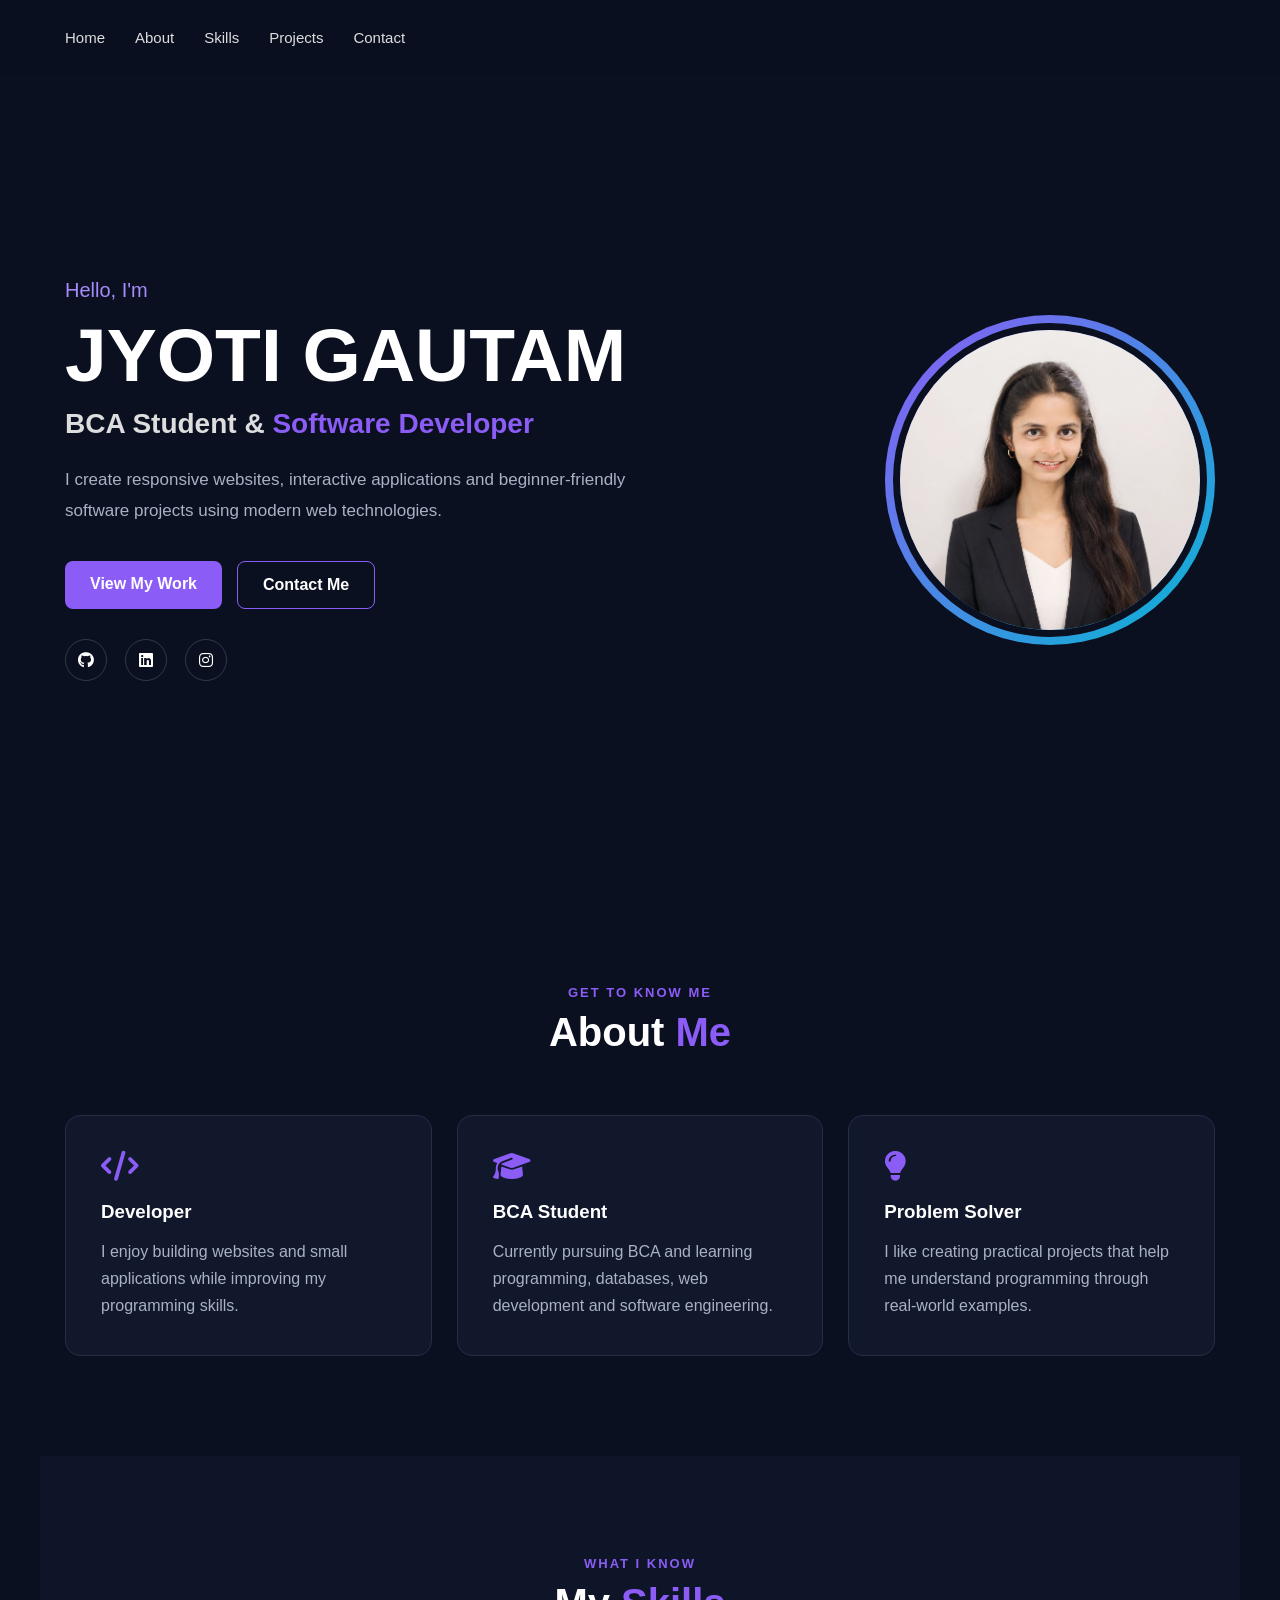
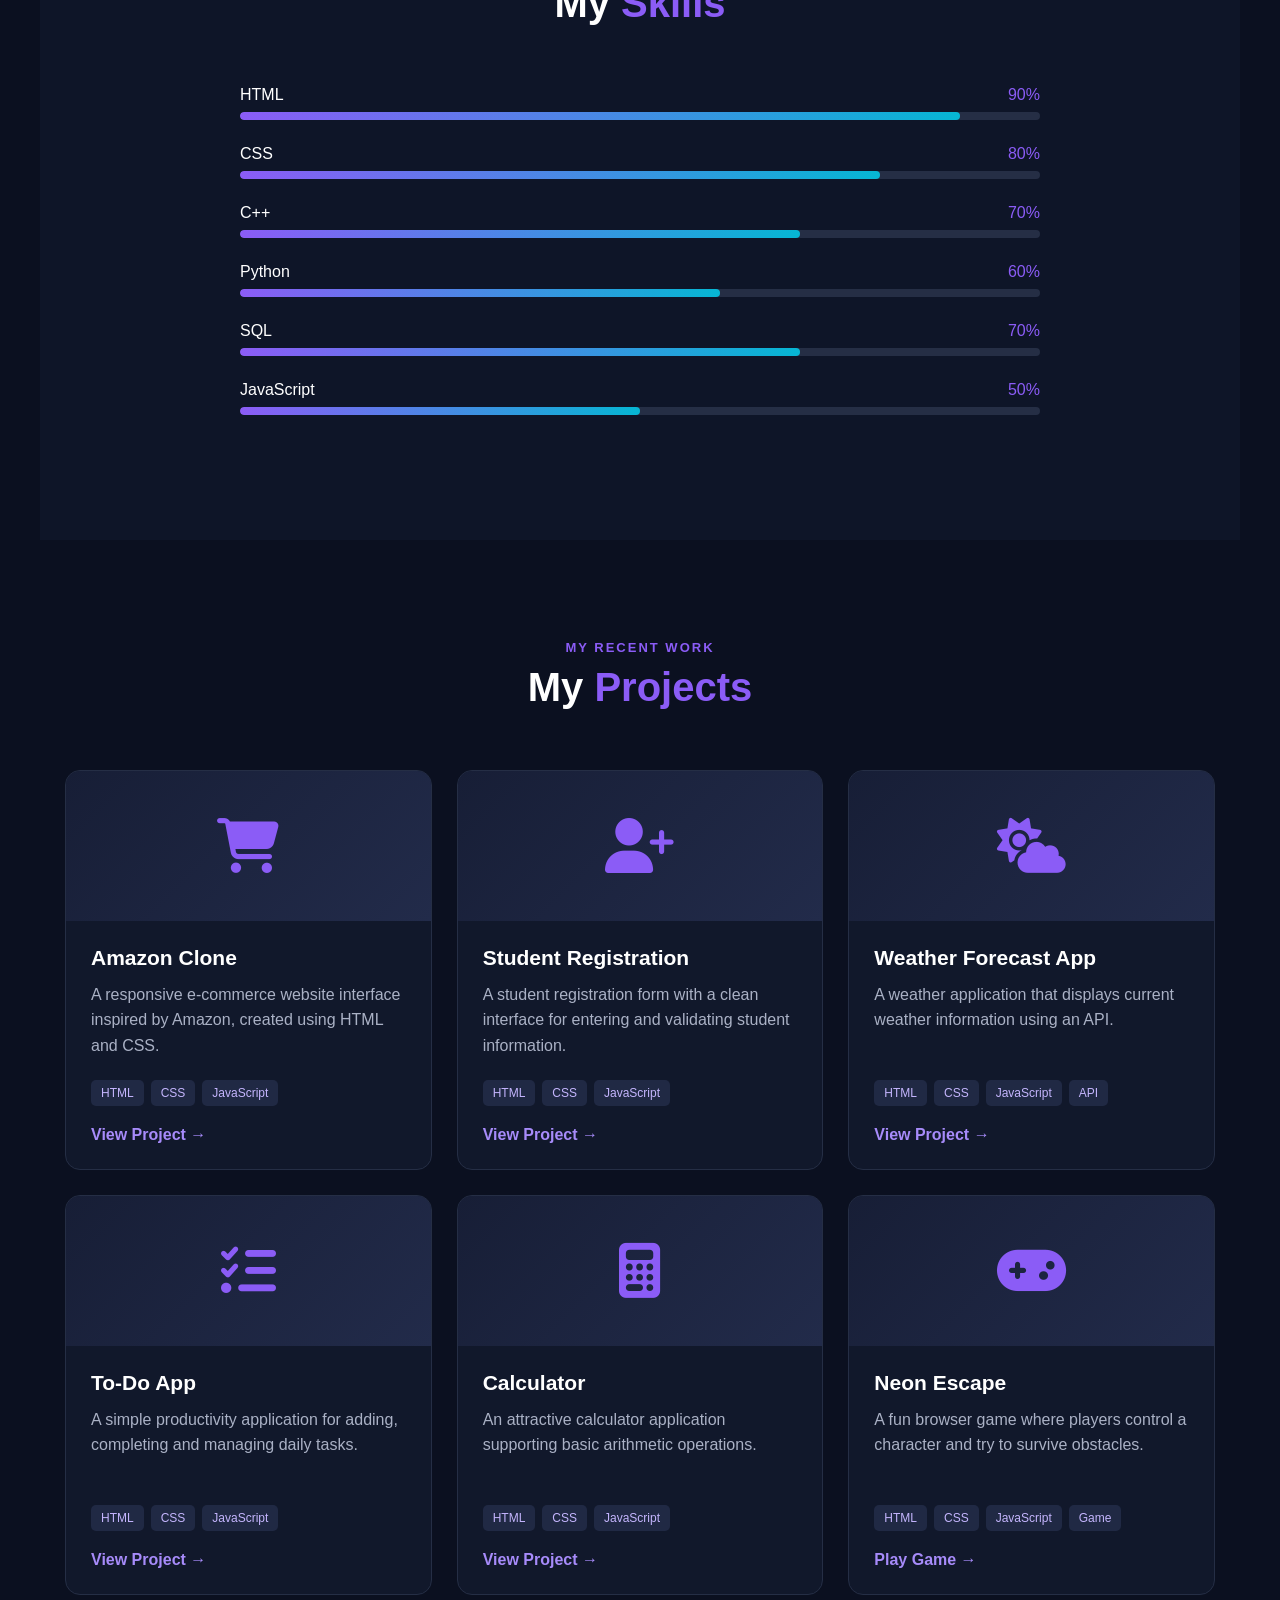
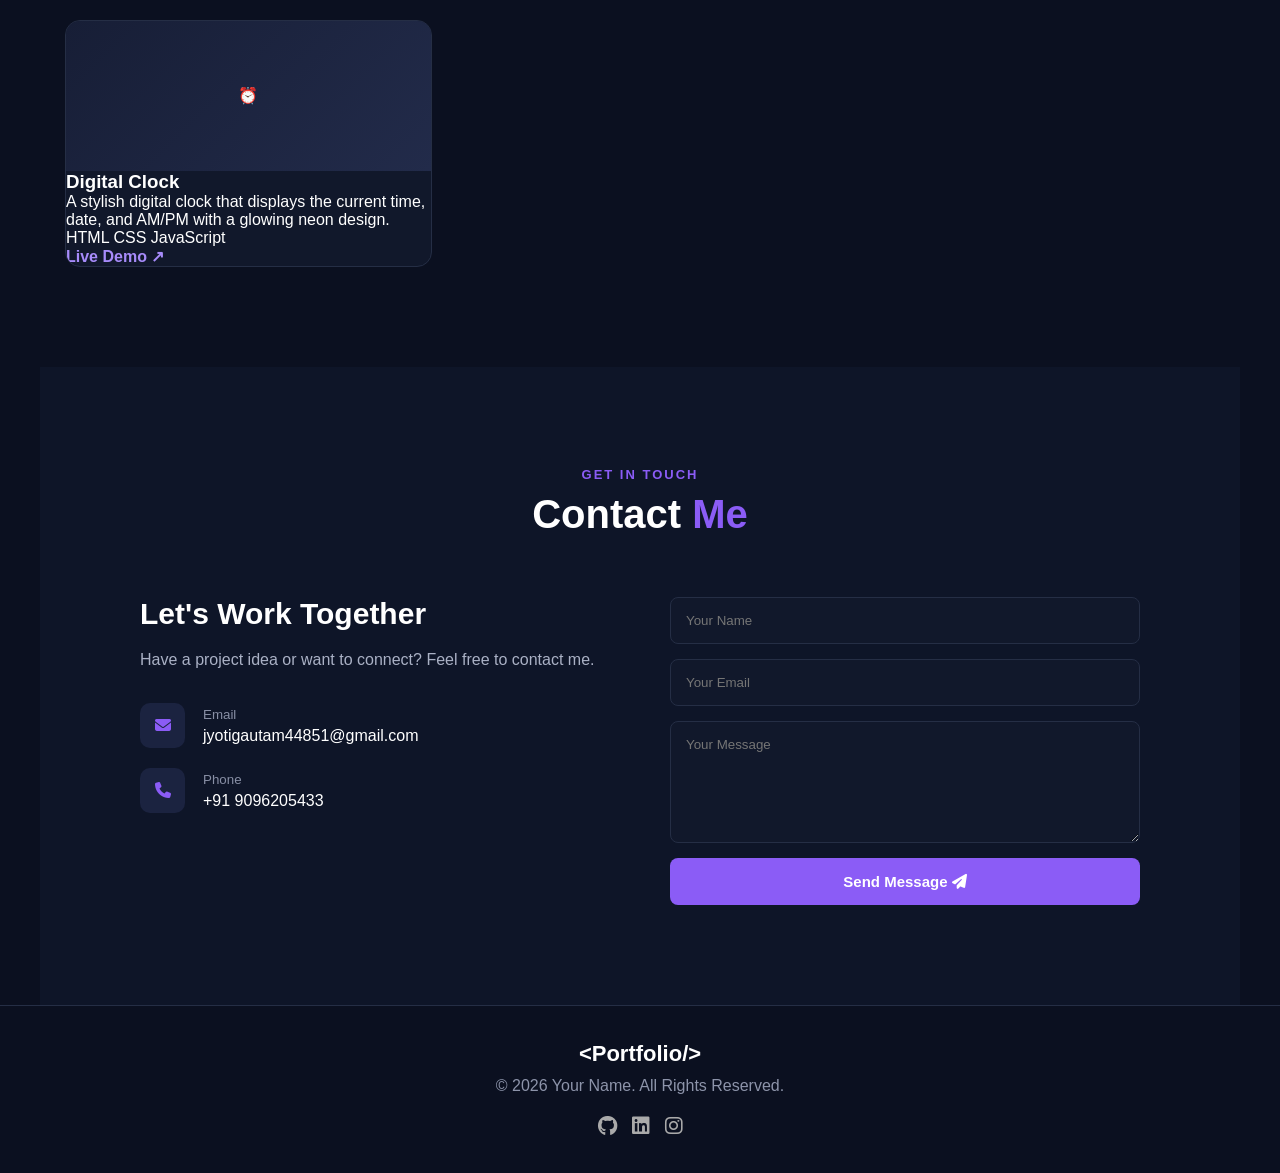
<file: index.html>
<!DOCTYPE html>
<html lang="en">
<head>
    <meta charset="UTF-8">
    <meta name="viewport" content="width=device-width, initial-scale=1.0">

    <title>JYOTI GAUTAM| Portfolio</title>

    <link rel="stylesheet" href="index.css">

    <!-- Icons -->
    <link rel="stylesheet"
          href="https://cdnjs.cloudflare.com/ajax/libs/font-awesome/6.5.2/css/all.min.css">
</head>

<body>

<!-- ================= NAVBAR ================= -->

<header>
    <nav class="navbar">
          <ul class="nav-links">
            <li><a href="#home">Home</a></li>
            <li><a href="#about">About</a></li>
            <li><a href="#skills">Skills</a></li>
            <li><a href="#projects">Projects</a></li>
            <li><a href="#contact">Contact</a></li>
        </ul>

        <div class="menu">
            <i class="fa-solid fa-bars"></i>
        </div>

    </nav>
</header>


<!-- ================= HOME ================= -->

<section id="home" class="hero">

    <div class="hero-content">

        <p class="hello">Hello, I'm</p>

        <h1>JYOTI GAUTAM</h1>

        <h2>
            BCA Student & <span>Software Developer</span>
        </h2>

        <p class="hero-text">
            I create responsive websites, interactive applications
            and beginner-friendly software projects using modern
            web technologies.
        </p>

        <div class="hero-buttons">
            <a href="#projects" class="btn">View My Work</a>
            <a href="#contact" class="btn outline">Contact Me</a>
        </div>

        <div class="social-icons">
            <a href="#"><i class="fa-brands fa-github"></i></a>
            <a href="#"><i class="fa-brands fa-linkedin"></i></a>
            <a href="#"><i class="fa-brands fa-instagram"></i></a>
        </div>

    </div>


    <div class="hero-image">

        <!-- Apni photo ka path yaha change karo -->
        <img src="profile.jpg" alt="Profile Photo">

    </div>

</section>


<!-- ================= ABOUT ================= -->

<section id="about" class="section">

    <div class="section-title">
        <p>GET TO KNOW ME</p>
        <h2>About <span>Me</span></h2>
    </div>

    <div class="about-container">

        <div class="about-card">
            <i class="fa-solid fa-code"></i>
            <h3>Developer</h3>
            <p>
                I enjoy building websites and small applications
                while improving my programming skills.
            </p>
        </div>

        <div class="about-card">
            <i class="fa-solid fa-graduation-cap"></i>
            <h3>BCA Student</h3>
            <p>
                Currently pursuing BCA and learning programming,
                databases, web development and software engineering.
            </p>
        </div>

        <div class="about-card">
            <i class="fa-solid fa-lightbulb"></i>
            <h3>Problem Solver</h3>
            <p>
                I like creating practical projects that help me
                understand programming through real-world examples.
            </p>
        </div>

    </div>

</section>


<!-- ================= SKILLS ================= -->

<section id="skills" class="section skills-section">

    <div class="section-title">
        <p>WHAT I KNOW</p>
        <h2>My <span>Skills</span></h2>
    </div>

    <div class="skills-container">

        <div class="skill">
            <div class="skill-info">
                <span>HTML</span>
                <span>90%</span>
            </div>
            <div class="progress">
                <div style="width:90%"></div>
            </div>
        </div>

        <div class="skill">
            <div class="skill-info">
                <span>CSS</span>
                <span>80%</span>
            </div>
            <div class="progress">
                <div style="width:80%"></div>
            </div>
        </div>

        <div class="skill">
            <div class="skill-info">
                <span>C++</span>
                <span>70%</span>
            </div>
            <div class="progress">
                <div style="width:70%"></div>
            </div>
        </div>

        <div class="skill">
            <div class="skill-info">
                <span>Python</span>
                <span>60%</span>
            </div>
            <div class="progress">
                <div style="width:60%"></div>
            </div>
        </div>

        <div class="skill">
            <div class="skill-info">
                <span>SQL</span>
                <span>70%</span>
            </div>
            <div class="progress">
                <div style="width:70%"></div>
            </div>
        </div>

        <div class="skill">
            <div class="skill-info">
                <span>JavaScript</span>
                <span>50%</span>
            </div>
            <div class="progress">
                <div style="width:50%"></div>
            </div>
        </div>

    </div>

</section>


<!-- ================= PROJECTS ================= -->

<section id="projects" class="section">

    <div class="section-title">
        <p>MY RECENT WORK</p>
        <h2>My <span>Projects</span></h2>
    </div>


    <div class="projects-container">

        <!-- Project 1 -->

        <div class="project-card">

            <div class="project-icon">
                <i class="fa-solid fa-cart-shopping"></i>
            </div>

            <div class="project-content">

                <h3>Amazon Clone</h3>

                <p>
                    A responsive e-commerce website interface
                    inspired by Amazon, created using HTML and CSS.
                </p>

                <div class="tags">
                    <span>HTML</span>
                    <span>CSS</span>
                    <span>JavaScript</span>
                </div>

                <a href="amazon.html" class="project-btn">
                    View Project →
                </a>

            </div>

        </div>


        <!-- Project 2 -->

        <div class="project-card">

            <div class="project-icon">
                <i class="fa-solid fa-user-plus"></i>
            </div>

            <div class="project-content">

                <h3>Student Registration</h3>

                <p>
                    A student registration form with a clean interface
                    for entering and validating student information.
                </p>

                <div class="tags">
                    <span>HTML</span>
                    <span>CSS</span>
                    <span>JavaScript</span>
                </div>

                <a href="stdnt registration.html" class="project-btn">
                    View Project →
                </a>

            </div>

        </div>


        <!-- Project 3 -->

        <div class="project-card">

            <div class="project-icon">
                <i class="fa-solid fa-cloud-sun"></i>
            </div>

            <div class="project-content">

                <h3>Weather Forecast App</h3>

                <p>
                    A weather application that displays current
                    weather information using an API.
                </p>

                <div class="tags">
                    <span>HTML</span>
                    <span>CSS</span>
                    <span>JavaScript</span>
                    <span>API</span>
                </div>

                <a href="weather.html" class="project-btn">

                    View Project →
                </a>

            </div>

        </div>


        <!-- Project 4 -->

        <div class="project-card">

            <div class="project-icon">
                <i class="fa-solid fa-list-check"></i>
            </div>

            <div class="project-content">

                <h3>To-Do App</h3>

                <p>
                    A simple productivity application for adding,
                    completing and managing daily tasks.
                </p>

                <div class="tags">
                    <span>HTML</span>
                    <span>CSS</span>
                    <span>JavaScript</span>
                </div>

                <a href="TODO.html" class="project-btn">
                    View Project →
                </a>

            </div>

        </div>


        <!-- Project 5 -->

        <div class="project-card">

            <div class="project-icon">
                <i class="fa-solid fa-calculator"></i>
            </div>

            <div class="project-content">

                <h3>Calculator</h3>

                <p>
                    An attractive calculator application supporting
                    basic arithmetic operations.
                </p>

                <div class="tags">
                    <span>HTML</span>
                    <span>CSS</span>
                    <span>JavaScript</span>
                </div>

                <a href="cal.html" class="project-btn">
                    View Project →
                </a>

            </div>

        </div>


        <!-- Project 6 -->
<div class="project-card">

            <div class="project-icon">
                <i class="fa-solid fa-gamepad"></i>
            </div>

            <div class="project-content">

                <h3>Neon Escape</h3>

                <p>
                    A fun browser game where players control a
                    character and try to survive obstacles.
                </p>

                <div class="tags">
                    <span>HTML</span>
                    <span>CSS</span>
                    <span>JavaScript</span>
                    <span>Game</span>
                </div>

                <a href="game.html" class="project-btn">
                    Play Game →
                </a>

            </div>

        </div>


<!-- Digital Clock Project -->
<div class="project-card">
    <div class="project-icon">⏰</div>

    <h3>Digital Clock</h3>

    <p>
        A stylish digital clock that displays the current
        time, date, and AM/PM with a glowing neon design.
    </p>

    <div class="tech-stack">
        <span>HTML</span>
        <span>CSS</span>
        <span>JavaScript</span>
    </div>

    <a href="dig clock.html"
       target="_blank"
       class="project-btn">
        Live Demo ↗
    </a>
</div>


    </div>

</section>


<!-- ================= CONTACT ================= -->

<section id="contact" class="section contact-section">

    <div class="section-title">
        <p>GET IN TOUCH</p>
        <h2>Contact <span>Me</span></h2>
    </div>

    <div class="contact-container">

        <div class="contact-info">

            <h3>Let's Work Together</h3>

            <p>
                Have a project idea or want to connect?
                Feel free to contact me.
            </p>

            <div class="contact-item">
                <i class="fa-solid fa-envelope"></i>
                <div>
                    <small>Email</small>
                    <p>jyotigautam44851@gmail.com
                    </p>
                </div>
            </div>

            <div class="contact-item">
                <i class="fa-solid fa-phone"></i>
                <div>
                    <small>Phone</small>
                    <p>+91 9096205433</p>
                </div>
            </div>

        </div>


        <form class="contact-form">

            <input type="text" placeholder="Your Name" required>

            <input type="email" placeholder="Your Email" required>

            <textarea rows="6"
                      placeholder="Your Message"
                      required></textarea>

            <button type="submit">
                Send Message
                <i class="fa-solid fa-paper-plane"></i>
            </button>

        </form>

    </div>

</section>


<!-- ================= FOOTER ================= -->

<footer>

    <div class="footer-logo">
        &lt;Portfolio/&gt;
    </div>

    <p>
        © 2026 Your Name. All Rights Reserved.
    </p>

    <div class="footer-social">

        <a href="#">
            <i class="fa-brands fa-github"></i>
        </a>

        <a href="#">
            <i class="fa-brands fa-linkedin"></i>
        </a>

        <a href="#">
            <i class="fa-brands fa-instagram"></i>
        </a>

    </div>

</footer>


<script src="index.js"></script>

</body>
</html>
</file>
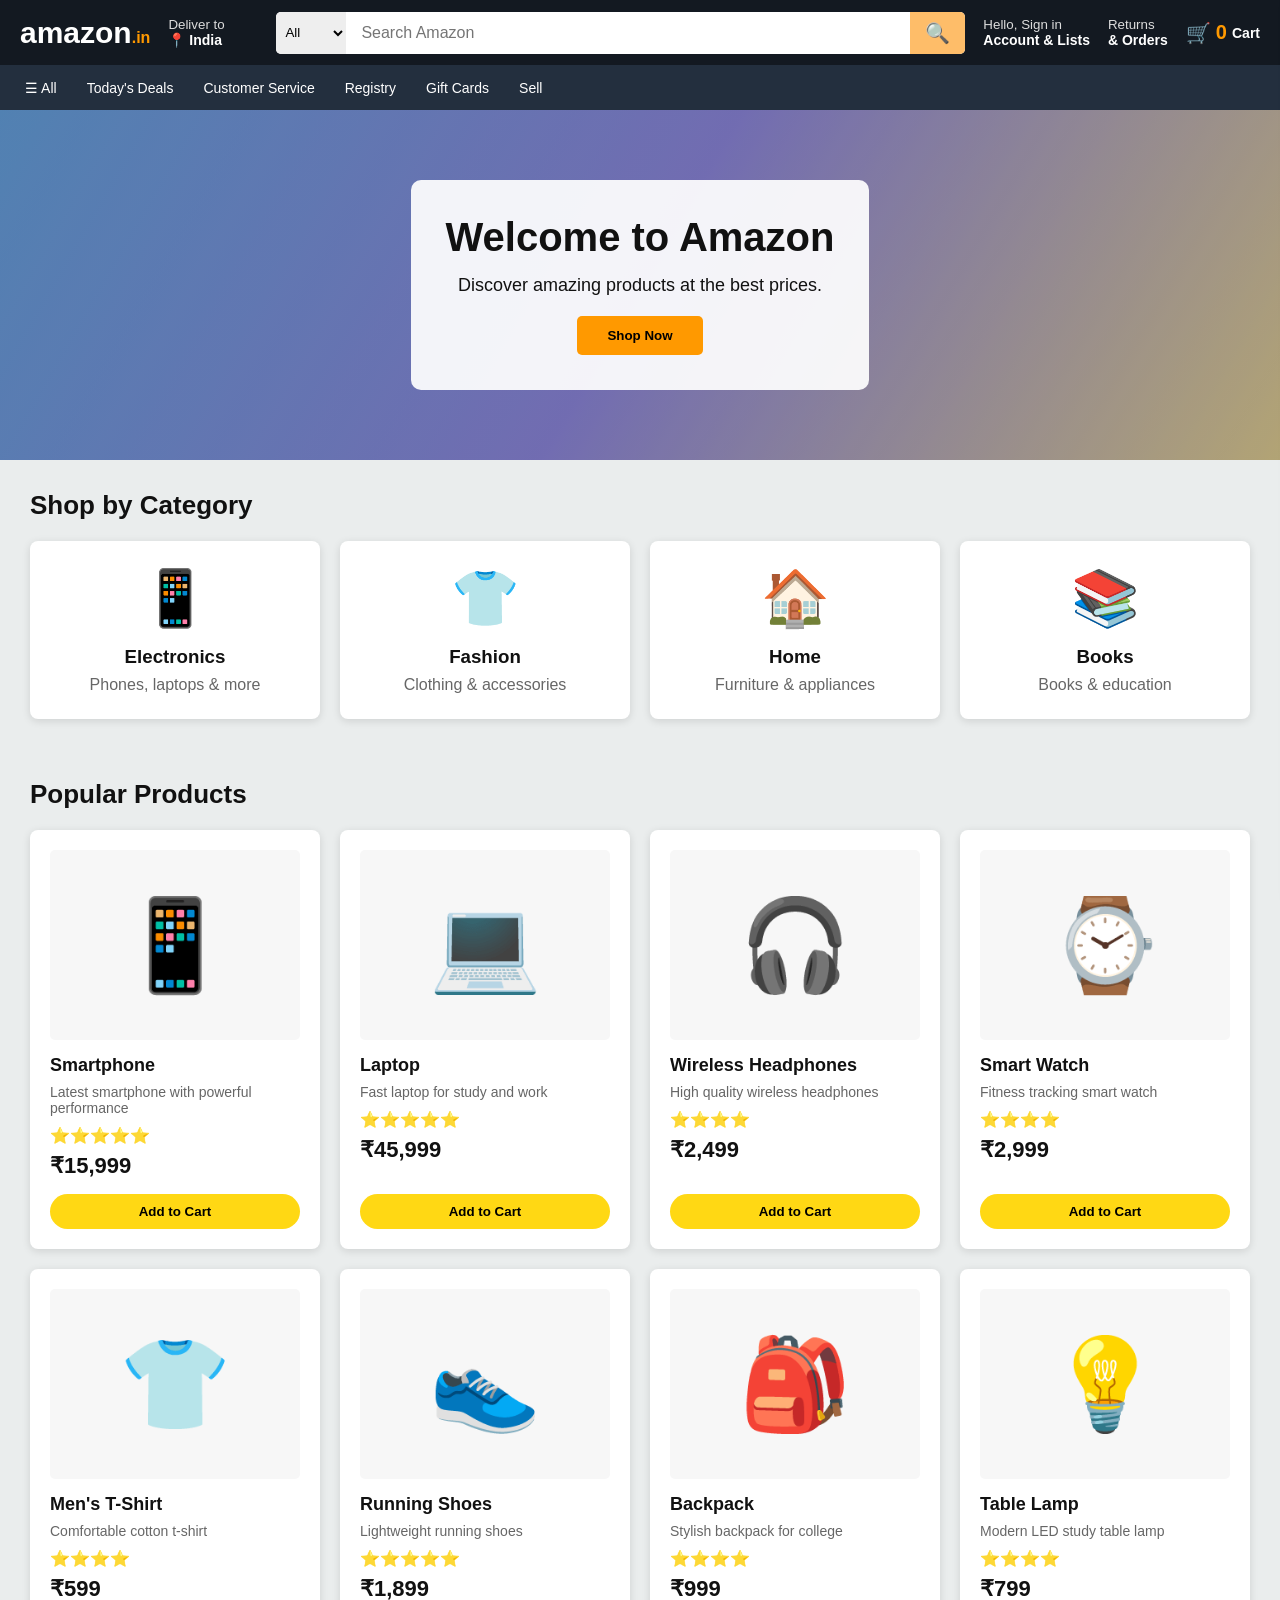
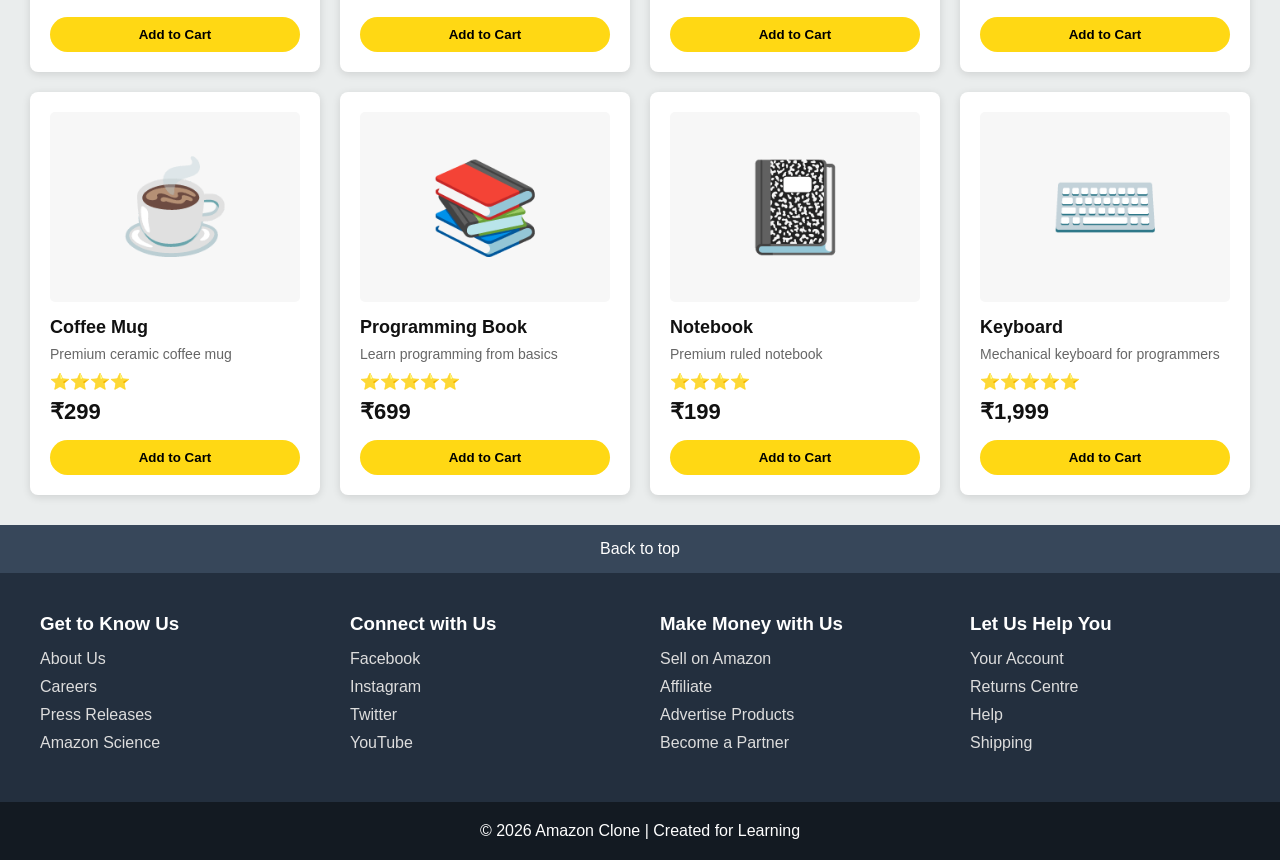
<file: amazon.html>
<!DOCTYPE html>
<html lang="en">
<head>
    <meta charset="UTF-8">
    <meta name="viewport" content="width=device-width, initial-scale=1.0">

    <title>Amazon Clone</title>

    <link rel="stylesheet" href="amazon.css">
</head>

<body>

    <!-- ================= NAVBAR ================= -->

    <header class="navbar">

        <div class="logo">
            amazon<span>.in</span>
        </div>

        <div class="location">
            <small>Deliver to</small>
            <strong>📍 India</strong>
        </div>

        <div class="search-box">
            <select id="category">
                <option>All</option>
                <option>Electronics</option>
                <option>Fashion</option>
                <option>Home</option>
                <option>Books</option>
            </select>

            <input
                type="text"
                id="searchInput"
                placeholder="Search Amazon"
            >

            <button onclick="searchProducts()">🔍</button>
        </div>

        <div class="nav-item">
            <small>Hello, Sign in</small>
            <strong>Account & Lists</strong>
        </div>

        <div class="nav-item">
            <small>Returns</small>
            <strong>& Orders</strong>
        </div>

        <div class="cart" onclick="showCart()">
            🛒
            <span id="cartCount">0</span>
            <strong>Cart</strong>
        </div>

    </header>


    <!-- ================= MENU ================= -->

    <nav class="menu">

        <div>☰ All</div>
        <div>Today's Deals</div>
        <div>Customer Service</div>
        <div>Registry</div>
        <div>Gift Cards</div>
        <div>Sell</div>

    </nav>


    <!-- ================= HERO ================= -->

    <section class="hero">

        <div class="hero-content">

            <h1>Welcome to Amazon</h1>

            <p>
                Discover amazing products at the best prices.
            </p>

            <button onclick="scrollToProducts()">
                Shop Now
            </button>

        </div>

    </section>


    <!-- ================= CATEGORIES ================= -->

    <section class="categories">

        <h2>Shop by Category</h2>

        <div class="category-container">

            <div class="category-card">
                <div class="category-icon">📱</div>
                <h3>Electronics</h3>
                <p>Phones, laptops & more</p>
            </div>

            <div class="category-card">
                <div class="category-icon">👕</div>
                <h3>Fashion</h3>
                <p>Clothing & accessories</p>
            </div>

            <div class="category-card">
                <div class="category-icon">🏠</div>
                <h3>Home</h3>
                <p>Furniture & appliances</p>
            </div>

            <div class="category-card">
                <div class="category-icon">📚</div>
                <h3>Books</h3>
                <p>Books & education</p>
            </div>

        </div>

    </section>


    <!-- ================= PRODUCTS ================= -->

    <section class="products-section" id="productsSection">

        <h2>Popular Products</h2>

        <div id="products" class="products-container">

            <!-- Products will come from JavaScript -->

        </div>

    </section>


    <!-- ================= CART ================= -->

    <div id="cartBox" class="cart-box">

        <div class="cart-header">

            <h2>Your Cart</h2>

            <button onclick="closeCart()">✕</button>

        </div>

        <div id="cartItems">

            <p>Your cart is empty.</p>

        </div>

        <div class="cart-total">

            <h3>Total: ₹<span id="cartTotal">0</span></h3>

            <button onclick="checkout()">
                Proceed to Buy
            </button>

        </div>

    </div>


    <!-- ================= FOOTER ================= -->

    <footer>

        <div class="footer-top">
            Back to top
        </div>

        <div class="footer-container">

            <div>
                <h3>Get to Know Us</h3>
                <p>About Us</p>
                <p>Careers</p>
                <p>Press Releases</p>
                <p>Amazon Science</p>
            </div>

            <div>
                <h3>Connect with Us</h3>
                <p>Facebook</p>
                <p>Instagram</p>
                <p>Twitter</p>
                <p>YouTube</p>
            </div>

            <div>
                <h3>Make Money with Us</h3>
                <p>Sell on Amazon</p>
                <p>Affiliate</p>
                <p>Advertise Products</p>
                <p>Become a Partner</p>
            </div>

            <div>
                <h3>Let Us Help You</h3>
                <p>Your Account</p>
                <p>Returns Centre</p>
                <p>Help</p>
                <p>Shipping</p>
            </div>

        </div>

        <div class="footer-bottom">

            © 2026 Amazon Clone | Created for Learning

        </div>

    </footer>


    <script src="amazon.js"></script>

</body>
</html>
</file>
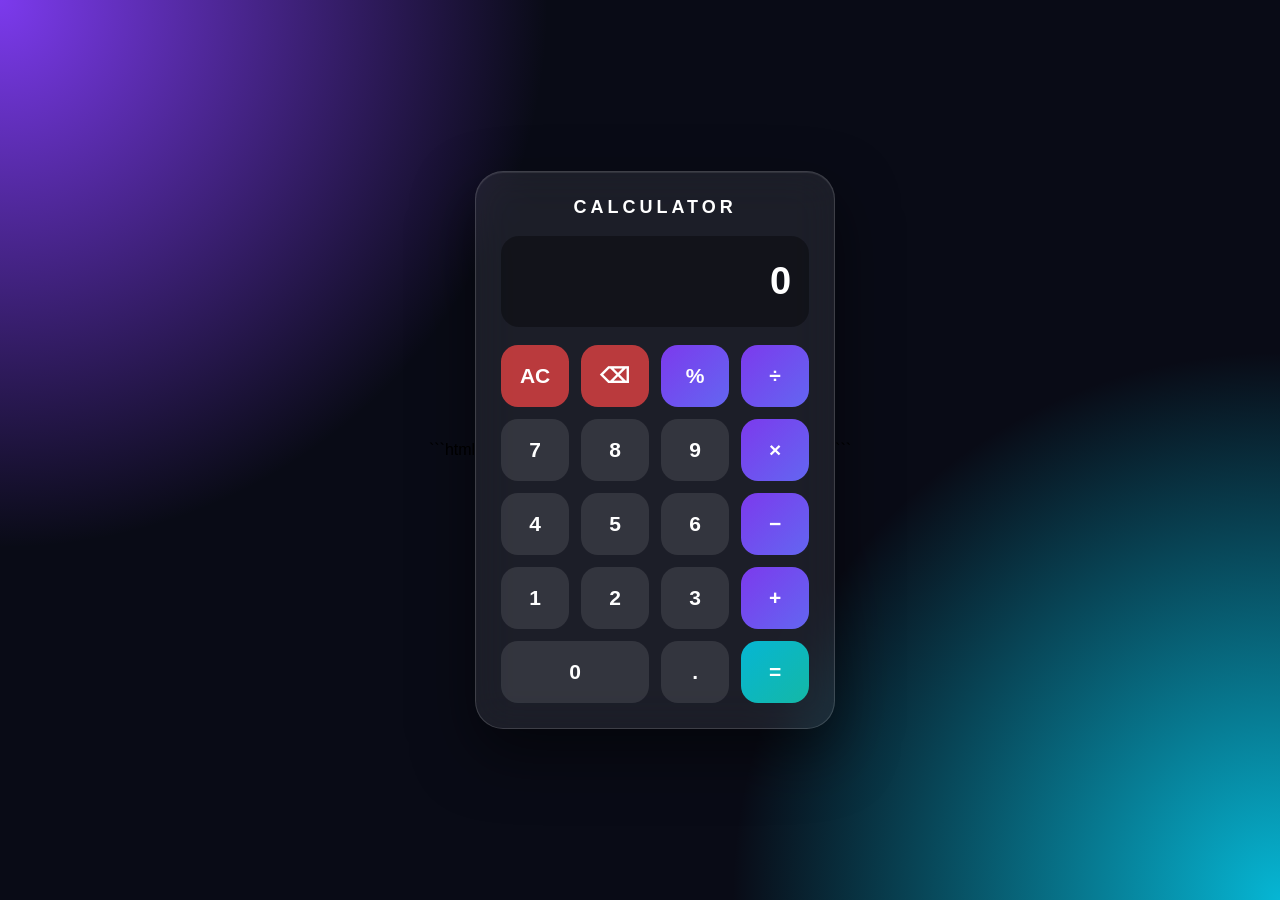
<file: cal.html>
```html
<!DOCTYPE html>
<html lang="en">
<head>
    <meta charset="UTF-8">
    <meta name="viewport" content="width=device-width, initial-scale=1.0">
    <title>Modern Calculator</title>
    <link rel="stylesheet" href="cal.css">
</head>

<body>

    <div class="calculator">

        <div class="title">CALCULATOR</div>

        <div class="display-box">
            <input type="text" id="display" value="0" readonly>
        </div>

        <div class="buttons">

            <button class="special" onclick="clearDisplay()">AC</button>
            <button class="special" onclick="deleteLast()">⌫</button>
            <button class="operator" onclick="appendValue('%')">%</button>
            <button class="operator" onclick="appendValue('/')">÷</button>

            <button onclick="appendValue('7')">7</button>
            <button onclick="appendValue('8')">8</button>
            <button onclick="appendValue('9')">9</button>
            <button class="operator" onclick="appendValue('*')">×</button>

            <button onclick="appendValue('4')">4</button>
            <button onclick="appendValue('5')">5</button>
            <button onclick="appendValue('6')">6</button>
            <button class="operator" onclick="appendValue('-')">−</button>

            <button onclick="appendValue('1')">1</button>
            <button onclick="appendValue('2')">2</button>
            <button onclick="appendValue('3')">3</button>
            <button class="operator" onclick="appendValue('+')">+</button>

            <button class="zero" onclick="appendValue('0')">0</button>
            <button onclick="appendValue('.')">.</button>
            <button class="equal" onclick="calculate()">=</button>

        </div>

    </div>

    <script src="cal.js"></script>

</body>
</html>
```
</file>
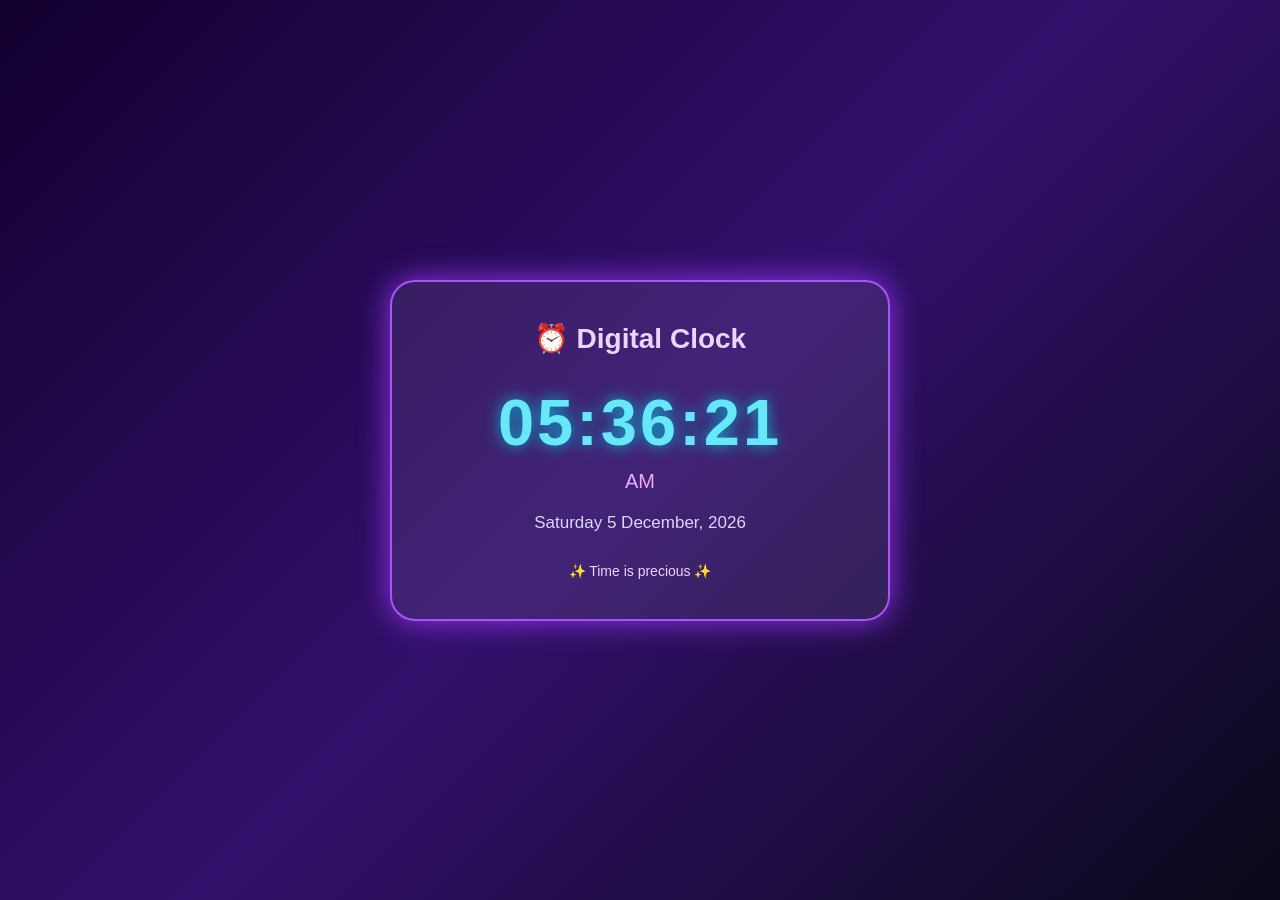
<file: dig clock.html>
<!DOCTYPE html>
<html lang="en">
<head>
    <meta charset="UTF-8">
    <meta name="viewport" content="width=device-width, initial-scale=1.0">
    <title>Digital Clock</title>
    <link rel="stylesheet" href="dig clock.css">
</head>
<body>

    <div class="clock-container">
        <h1>⏰ Digital Clock</h1>

        <div id="time">00:00:00</div>
        <div id="ampm">AM</div>
        <div id="date">Loading date...</div>

        <p class="footer">✨ Time is precious ✨</p>
    </div>

    <script src="dig clock.js"></script>
</body>
</html>
</file>
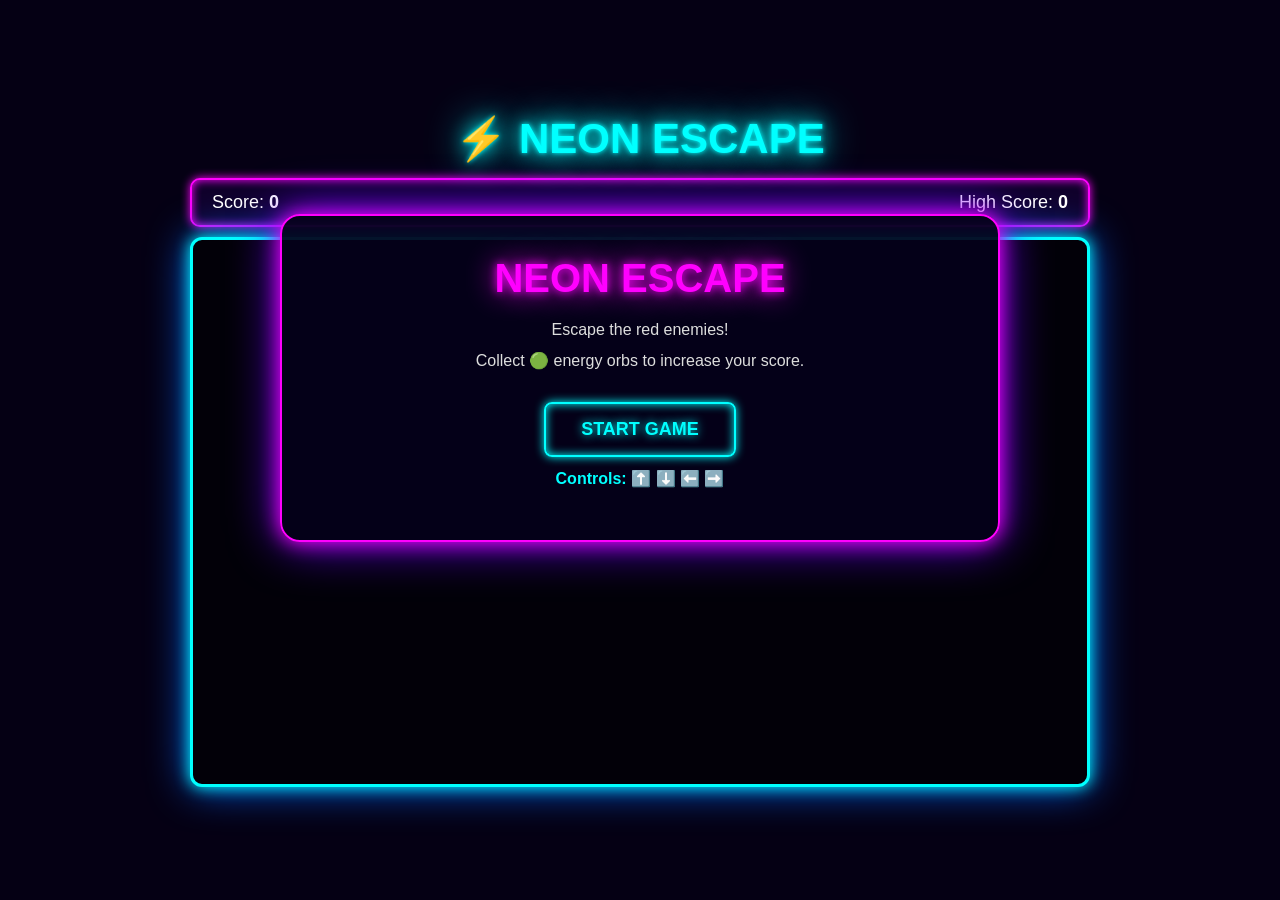
<file: game.html>
<!DOCTYPE html>
<html lang="en">
<head>
    <meta charset="UTF-8">
    <meta name="viewport" content="width=device-width, initial-scale=1.0">

    <title>Neon Escape</title>

    <link rel="stylesheet" href="game .css">
</head>

<body>

    <div class="game-container">

        <h1>⚡ NEON ESCAPE</h1>

        <div class="score-board">
            <span>Score: <b id="score">0</b></span>
            <span>High Score: <b id="highScore">0</b></span>
        </div>

        <canvas id="gameCanvas"></canvas>

        <div id="startScreen" class="screen">
            <h2>NEON ESCAPE</h2>
            <p>Escape the red enemies!</p>
            <p>Collect 🟢 energy orbs to increase your score.</p>

            <button id="startBtn">START GAME</button>

            <p class="controls">
                Controls: ⬆️ ⬇️ ⬅️ ➡️
            </p>
        </div>

        <div id="gameOverScreen" class="screen hidden">

            <h2>💥 GAME OVER</h2>

            <p>Your Score:</p>
            <h3 id="finalScore">0</h3>

            <button id="restartBtn">PLAY AGAIN</button>

        </div>

    </div>

    <script src="game.js"></script>

</body>
</html>
</file>
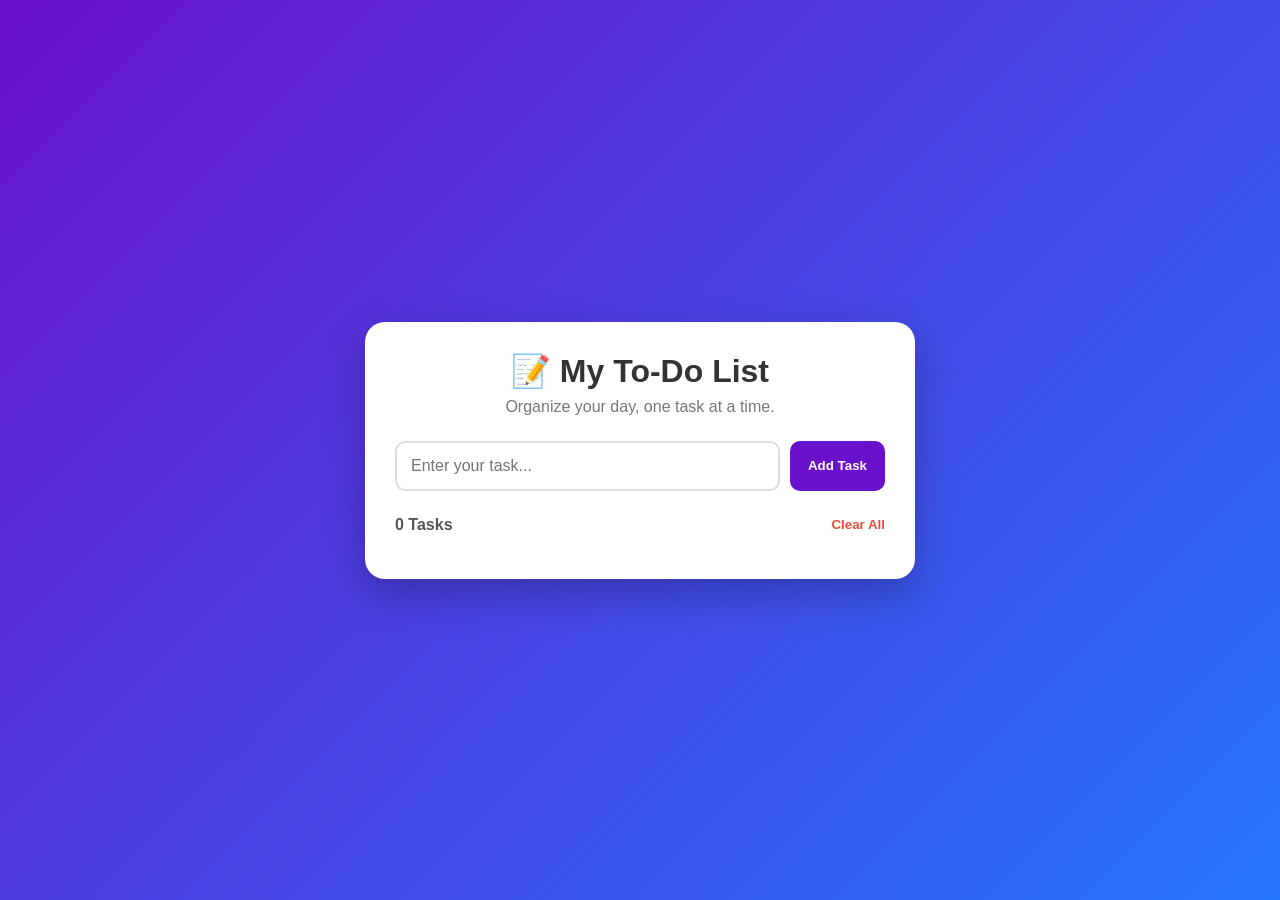
<file: TODO.html>
<!DOCTYPE html>
<html lang="en">
<head>
    <meta charset="UTF-8">
    <meta name="viewport" content="width=device-width, initial-scale=1.0">
    <title>To-Do App</title>

    <link rel="stylesheet" href="TODO.css">
</head>

<body>

    <div class="container">

        <h1>📝 My To-Do List</h1>
        <p class="subtitle">Organize your day, one task at a time.</p>

        <div class="input-box">
            <input type="text" id="taskInput" placeholder="Enter your task...">
            <button onclick="addTask()">Add Task</button>
        </div>

        <div class="task-info">
            <span id="taskCount">0 Tasks</span>
            <button onclick="clearAll()">Clear All</button>
        </div>

        <ul id="taskList"></ul>

    </div>

    <script src="TODO.js"></script>

</body>
</html>
</file>
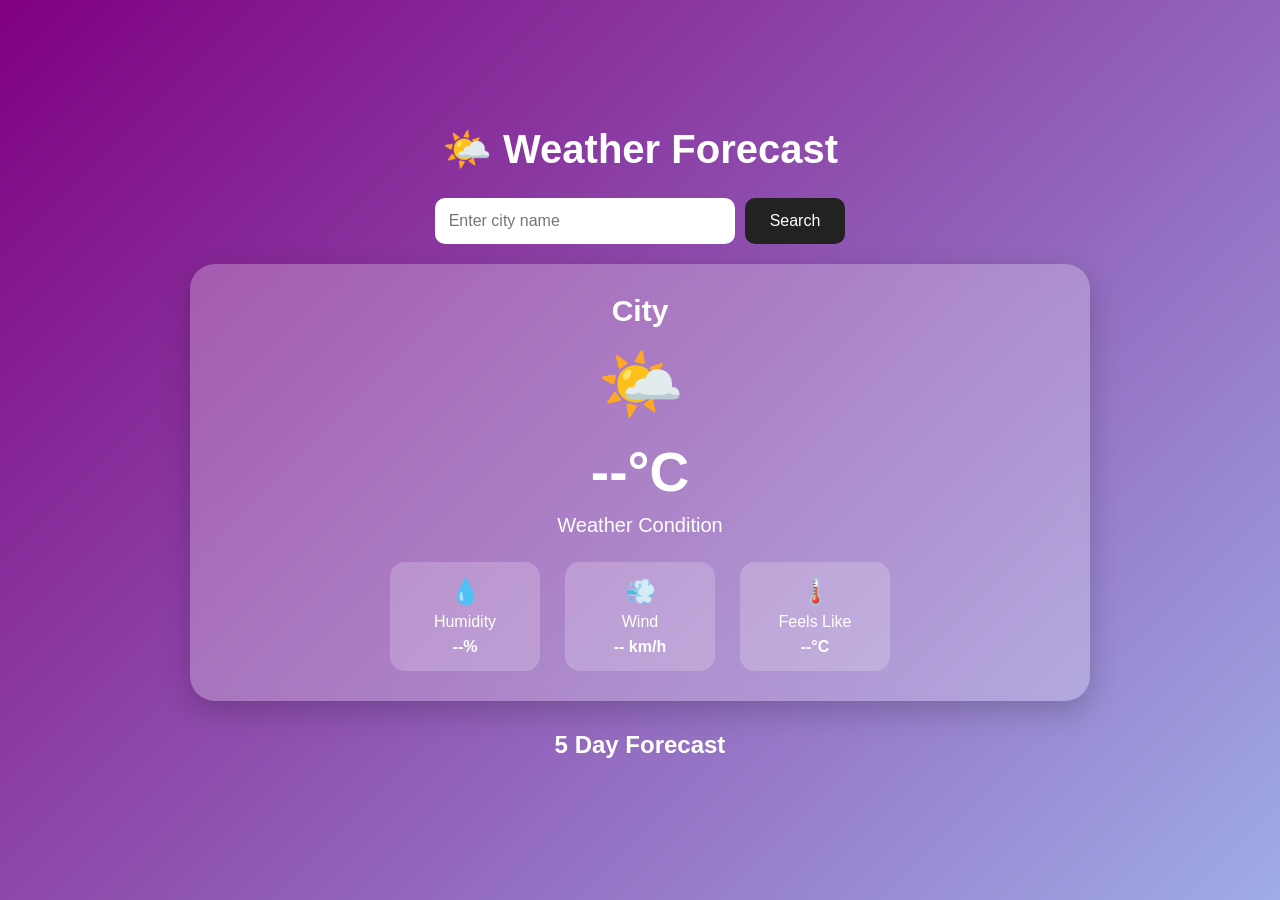
<file: weather.html>
<!DOCTYPE html>
<html lang="en">
<head>
    <meta charset="UTF-8">
    <meta name="viewport" content="width=device-width, initial-scale=1.0">

    <title>Weather Forecast App</title>

    <link rel="stylesheet" href="weather.css">
</head>

<body>

    <div class="container">

        <h1>🌤️ Weather Forecast</h1>

        <div class="search-box">
            <input type="text" id="cityInput" placeholder="Enter city name">
            <button onclick="getWeather()">Search</button>
        </div>

        <p id="error"></p>

        <div class="weather-card">

            <h2 id="city">City</h2>

            <div class="weather-icon" id="icon">🌤️</div>

            <h3 id="temperature">--°C</h3>

            <p id="description">Weather condition</p>

            <div class="details">

                <div>
                    <span>💧</span>
                    <p>Humidity</p>
                    <b id="humidity">--%</b>
                </div>

                <div>
                    <span>💨</span>
                    <p>Wind</p>
                    <b id="wind">-- km/h</b>
                </div>

                <div>
                    <span>🌡️</span>
                    <p>Feels Like</p>
                    <b id="feels">--°C</b>
                </div>

            </div>

        </div>

        <h2 class="forecast-title">5 Day Forecast</h2>

        <div class="forecast" id="forecast"></div>

    </div>

    <script src="weather.js"></script>

</body>
</html>
</file>
<file: index.css>
* {
    margin: 0;
    padding: 0;
    box-sizing: border-box;
}

html {
    scroll-behavior: smooth;
}

body {
    font-family: Arial, Helvetica, sans-serif;
    background: #0b1020;
    color: #ffffff;
}


/* ================= NAVBAR ================= */

header {
    position: sticky;
    top: 0;
    z-index: 1000;
    background: rgba(11, 16, 32, 0.92);
    backdrop-filter: blur(10px);
}

.navbar {
    max-width: 1200px;
    margin: auto;
    height: 75px;

    display: flex;
    align-items: center;
    justify-content: space-between;

    padding: 0 25px;
}

.logo {
    font-size: 25px;
    font-weight: bold;
}

.logo span {
    color: #8b5cf6;
}

.nav-links {
    display: flex;
    gap: 30px;
    list-style: none;
}

.nav-links a {
    text-decoration: none;
    color: #ddd;
    font-size: 15px;
    transition: 0.3s;
}

.nav-links a:hover {
    color: #8b5cf6;
}

.menu {
    display: none;
    font-size: 24px;
}


/* ================= HERO ================= */

.hero {
    min-height: 90vh;
    max-width: 1200px;
    margin: auto;

    padding: 80px 25px;

    display: flex;
    align-items: center;
    justify-content: space-between;
    gap: 60px;
}

.hero-content {
    max-width: 650px;
}

.hello {
    color: #a78bfa;
    font-size: 20px;
    margin-bottom: 10px;
}

.hero h1 {
    font-size: clamp(45px, 7vw, 75px);
    margin-bottom: 10px;
}

.hero h2 {
    font-size: 28px;
    color: #ddd;
    margin-bottom: 25px;
}

.hero h2 span {
    color: #8b5cf6;
}

.hero-text {
    color: #aab1c5;
    line-height: 1.8;
    font-size: 17px;
    max-width: 600px;
}

.hero-buttons {
    margin-top: 35px;
    display: flex;
    gap: 15px;
}

.btn {
    display: inline-block;
    padding: 14px 25px;

    background: #8b5cf6;
    color: white;

    border-radius: 8px;
    text-decoration: none;
    font-weight: bold;

    transition: 0.3s;
}

.btn:hover {
    transform: translateY(-3px);
    box-shadow: 0 10px 30px rgba(139, 92, 246, 0.3);
}

.btn.outline {
    background: transparent;
    border: 1px solid #8b5cf6;
}

.social-icons {
    margin-top: 30px;
    display: flex;
    gap: 18px;
}

.social-icons a {
    width: 42px;
    height: 42px;

    display: flex;
    align-items: center;
    justify-content: center;

    border: 1px solid #30384f;
    border-radius: 50%;

    color: white;
    text-decoration: none;

    transition: 0.3s;
}

.social-icons a:hover {
    background: #8b5cf6;
    border-color: #8b5cf6;
    transform: translateY(-4px);
}


/* ================= PROFILE IMAGE ================= */

.hero-image {
    width: 330px;
    height: 330px;

    padding: 8px;

    border-radius: 50%;

    background: linear-gradient(
        135deg,
        #8b5cf6,
        #06b6d4
    );

    flex-shrink: 0;
}

.hero-image img {
    width: 100%;
    height: 100%;

    object-fit: cover;

    border-radius: 50%;

    border: 7px solid #0b1020;
}


/* ================= SECTION ================= */

.section {
    max-width: 1200px;
    margin: auto;
    padding: 100px 25px;
}

.section-title {
    text-align: center;
    margin-bottom: 60px;
}

.section-title p {
    color: #8b5cf6;
    letter-spacing: 2px;
    font-size: 13px;
    font-weight: bold;
    margin-bottom: 10px;
}

.section-title h2 {
    font-size: 40px;
}

.section-title span {
    color: #8b5cf6;
}


/* ================= ABOUT ================= */

.about-container {
    display: grid;
    grid-template-columns: repeat(3, 1fr);
    gap: 25px;
}

.about-card {
    background: #11182b;
    border: 1px solid #252e45;

    padding: 35px;

    border-radius: 15px;

    transition: 0.3s;
}

.about-card:hover {
    transform: translateY(-8px);
    border-color: #8b5cf6;
}

.about-card i {
    font-size: 30px;
    color: #8b5cf6;
    margin-bottom: 20px;
}

.about-card h3 {
    margin-bottom: 15px;
}

.about-card p {
    color: #aab1c5;
    line-height: 1.7;
}


/* ================= SKILLS ================= */

.skills-section {
    background: #0e1528;
}

.skills-container {
    max-width: 800px;
    margin: auto;
}

.skill {
    margin-bottom: 25px;
}

.skill-info {
    display: flex;
    justify-content: space-between;
    margin-bottom: 8px;
}

.skill-info span:last-child {
    color: #8b5cf6;
}

.progress {
    width: 100%;
    height: 8px;

    background: #252e45;
    border-radius: 20px;

    overflow: hidden;
}

.progress div {
    height: 100%;

    background: linear-gradient(
        90deg,
        #8b5cf6,
        #06b6d4
    );

    border-radius: 20px;
}


/* ================= PROJECTS ================= */

.projects-container {
    display: grid;
    grid-template-columns: repeat(3, 1fr);
    gap: 25px;
}

.project-card {
    background: #11182b;
    border: 1px solid #252e45;

    border-radius: 15px;

    overflow: hidden;

    transition: 0.3s;
}

.project-card:hover {
    transform: translateY(-8px);
    border-color: #8b5cf6;
}

.project-icon {
    height: 150px;

    display: flex;
    align-items: center;
    justify-content: center;

    background: linear-gradient(
        135deg,
        #171e36,
        #222b4a
    );
}

.project-icon i {
    font-size: 55px;
    color: #8b5cf6;
}

.project-content {
    padding: 25px;
}

.project-content h3 {
    font-size: 21px;
    margin-bottom: 12px;
}

.project-content p {
    color: #aab1c5;
    line-height: 1.6;
    min-height: 78px;
}

.tags {
    display: flex;
    flex-wrap: wrap;
    gap: 7px;

    margin: 20px 0;
}

.tags span {
    background: #202944;
    color: #c4b5fd;

    padding: 6px 10px;

    border-radius: 5px;

    font-size: 12px;
}

.project-btn {
    color: #a78bfa;
    text-decoration: none;
    font-weight: bold;
}


/* ================= CONTACT ================= */

.contact-section {
    background: #0e1528;
}

.contact-container {
    display: grid;
    grid-template-columns: 1fr 1fr;

    gap: 60px;

    max-width: 1000px;
    margin: auto;
}

.contact-info h3 {
    font-size: 30px;
    margin-bottom: 15px;
}

.contact-info > p {
    color: #aab1c5;
    line-height: 1.7;
    margin-bottom: 30px;
}

.contact-item {
    display: flex;
    align-items: center;
    gap: 18px;

    margin-bottom: 20px;
}

.contact-item i {
    width: 45px;
    height: 45px;

    display: flex;
    align-items: center;
    justify-content: center;

    background: #1b2340;

    color: #8b5cf6;

    border-radius: 10px;
}

.contact-item small {
    color: #888fa5;
}

.contact-item p {
    margin-top: 4px;
}


/* FORM */

.contact-form {
    display: flex;
    flex-direction: column;
    gap: 15px;
}

.contact-form input,
.contact-form textarea {
    width: 100%;

    background: #11182b;
    color: white;

    border: 1px solid #252e45;

    padding: 15px;

    border-radius: 8px;

    outline: none;

    font-family: inherit;
}

.contact-form input:focus,
.contact-form textarea:focus {
    border-color: #8b5cf6;
}

.contact-form button {
    padding: 15px;

    border: none;
    border-radius: 8px;

    background: #8b5cf6;
    color: white;

    font-weight: bold;
    font-size: 15px;

    cursor: pointer;

    transition: 0.3s;
}

.contact-form button:hover {
    background: #7c3aed;
}


/* ================= FOOTER ================= */

footer {
    padding: 35px 20px;

    text-align: center;

    border-top: 1px solid #252e45;

    color: #8d94aa;
}

.footer-logo {
    font-size: 22px;
    color: white;
    font-weight: bold;
    margin-bottom: 10px;
}

.footer-social {
    margin-top: 20px;

    display: flex;
    justify-content: center;
    gap: 15px;
}

.footer-social a {
    color: #aaa;
    font-size: 20px;
}

.footer-social a:hover {
    color: #8b5cf6;
}


/* ================= RESPONSIVE ================= */

@media (max-width: 900px) {

    .hero {
        flex-direction: column-reverse;
        text-align: center;
    }

    .hero-buttons,
    .social-icons {
        justify-content: center;
    }

    .about-container {
        grid-template-columns: 1fr;
    }

    .projects-container {
        grid-template-columns: repeat(2, 1fr);
    }

    .contact-container {
        grid-template-columns: 1fr;
    }
}


@media (max-width: 650px) {

    .nav-links {
        display: none;
    }

    .menu {
        display: block;
    }

    .hero {
        padding-top: 60px;
    }

    .hero-image {
        width: 240px;
        height: 240px;
    }

    .hero h1 {
        font-size: 45px;
    }

    .hero h2 {
        font-size: 22px;
    }

    .projects-container {
        grid-template-columns: 1fr;
    }

    .section-title h2 {
        font-size: 32px;
    }
}
</file>
<file: amazon.css>
/* ================= RESET ================= */

* {
    margin: 0;
    padding: 0;
    box-sizing: border-box;
}

body {
    font-family: Arial, Helvetica, sans-serif;
    background: #eaeded;
    color: #111;
}


/* ================= NAVBAR ================= */

.navbar {
    width: 100%;
    min-height: 65px;

    background: #131921;
    color: white;

    display: flex;
    align-items: center;

    gap: 18px;
    padding: 8px 20px;
}


/* LOGO */

.logo {
    font-size: 30px;
    font-weight: bold;
    cursor: pointer;
}

.logo span {
    color: #ff9900;
    font-size: 16px;
}


/* LOCATION */

.location {
    display: flex;
    flex-direction: column;
    min-width: 90px;
}

.location small {
    color: #ddd;
}

.location strong {
    font-size: 14px;
}


/* SEARCH */

.search-box {
    flex: 1;

    height: 42px;

    display: flex;

    background: white;
    border-radius: 5px;

    overflow: hidden;
}

.search-box select {
    width: 70px;

    border: none;
    outline: none;

    background: #eee;

    padding: 5px;
}

.search-box input {
    flex: 1;

    border: none;
    outline: none;

    padding: 0 15px;

    font-size: 16px;
}

.search-box button {
    width: 55px;

    border: none;

    background: #febd69;

    font-size: 20px;

    cursor: pointer;
}

.search-box button:hover {
    background: #f3a847;
}


/* NAV ITEMS */

.nav-item {
    display: flex;
    flex-direction: column;

    white-space: nowrap;

    cursor: pointer;
}

.nav-item small {
    color: #ddd;
}

.nav-item strong {
    font-size: 14px;
}


/* CART */

.cart {
    display: flex;
    align-items: center;

    gap: 5px;

    font-size: 20px;

    cursor: pointer;

    position: relative;
}

.cart strong {
    font-size: 14px;
}

.cart span {
    color: #ff9900;
    font-weight: bold;
}


/* ================= MENU ================= */

.menu {
    height: 45px;

    background: #232f3e;

    color: white;

    display: flex;
    align-items: center;

    gap: 30px;

    padding: 0 25px;

    font-size: 14px;
}

.menu div {
    cursor: pointer;
}

.menu div:hover {
    text-decoration: underline;
}


/* ================= HERO ================= */

.hero {
    height: 350px;

    background:
        linear-gradient(
            rgba(0,0,0,0.3),
            rgba(0,0,0,0.3)
        ),
        linear-gradient(
            120deg,
            #74b9ff,
            #a29bfe,
            #ffeaa7
        );

    display: flex;
    justify-content: center;
    align-items: center;

    text-align: center;
}

.hero-content {
    background: rgba(255,255,255,0.92);

    padding: 35px;

    border-radius: 10px;

    max-width: 600px;
}

.hero h1 {
    font-size: 40px;

    margin-bottom: 15px;
}

.hero p {
    font-size: 18px;

    margin-bottom: 20px;
}

.hero button {
    background: #ff9900;

    border: none;

    padding: 12px 30px;

    border-radius: 5px;

    font-weight: bold;

    cursor: pointer;
}

.hero button:hover {
    background: #e88b00;
}


/* ================= CATEGORIES ================= */

.categories {
    padding: 30px;
}

.categories h2,
.products-section h2 {
    margin-bottom: 20px;

    font-size: 26px;
}

.category-container {
    display: grid;

    grid-template-columns:
        repeat(4, 1fr);

    gap: 20px;
}

.category-card {
    background: white;

    padding: 25px;

    border-radius: 8px;

    text-align: center;

    box-shadow:
        0 2px 8px rgba(0,0,0,0.12);

    cursor: pointer;

    transition: 0.3s;
}

.category-card:hover {
    transform: translateY(-5px);

    box-shadow:
        0 5px 15px rgba(0,0,0,0.2);
}

.category-icon {
    font-size: 55px;

    margin-bottom: 15px;
}

.category-card h3 {
    margin-bottom: 8px;
}

.category-card p {
    color: #666;
}


/* ================= PRODUCTS ================= */

.products-section {
    padding: 30px;
}

.products-container {
    display: grid;

    grid-template-columns:
        repeat(4, 1fr);

    gap: 20px;
}


/* PRODUCT CARD */

.product-card {
    background: white;

    padding: 20px;

    border-radius: 8px;

    box-shadow:
        0 2px 8px rgba(0,0,0,0.12);

    transition: 0.3s;

    display: flex;
    flex-direction: column;
}

.product-card:hover {
    transform: translateY(-5px);

    box-shadow:
        0 5px 15px rgba(0,0,0,0.2);
}


/* PRODUCT IMAGE */

.product-image {
    width: 100%;
    height: 190px;

    display: flex;

    justify-content: center;
    align-items: center;

    background: #f7f7f7;

    border-radius: 5px;

    margin-bottom: 15px;

    font-size: 90px;
}

.product-card h3 {
    margin-bottom: 8px;

    font-size: 18px;
}

.product-description {
    color: #666;

    font-size: 14px;

    margin-bottom: 10px;
}

.rating {
    color: #f5a623;

    margin-bottom: 8px;
}

.price {
    font-size: 22px;

    font-weight: bold;

    margin-bottom: 15px;
}

.add-cart {
    width: 100%;

    padding: 10px;

    border: none;

    background: #ffd814;

    border-radius: 20px;

    cursor: pointer;

    font-weight: bold;

    margin-top: auto;
}

.add-cart:hover {
    background: #f7ca00;
}


/* ================= CART BOX ================= */

.cart-box {
    position: fixed;

    right: -400px;
    top: 0;

    width: 380px;
    height: 100vh;

    background: white;

    z-index: 1000;

    padding: 20px;

    box-shadow:
        -5px 0 15px rgba(0,0,0,0.3);

    transition: 0.3s;

    overflow-y: auto;
}

.cart-box.active {
    right: 0;
}

.cart-header {
    display: flex;

    justify-content: space-between;

    align-items: center;

    border-bottom: 1px solid #ddd;

    padding-bottom: 15px;

    margin-bottom: 15px;
}

.cart-header button {
    border: none;

    background: none;

    font-size: 22px;

    cursor: pointer;
}

.cart-item {
    display: flex;

    justify-content: space-between;

    align-items: center;

    gap: 10px;

    padding: 15px 0;

    border-bottom: 1px solid #ddd;
}

.cart-item-info {
    flex: 1;
}

.cart-item-info h4 {
    margin-bottom: 5px;
}

.remove-btn {
    background: #e53935;

    color: white;

    border: none;

    padding: 6px 10px;

    border-radius: 4px;

    cursor: pointer;
}

.cart-total {
    margin-top: 20px;

    border-top: 1px solid #ddd;

    padding-top: 20px;
}

.cart-total button {
    width: 100%;

    padding: 12px;

    margin-top: 15px;

    border: none;

    background: #ff9900;

    border-radius: 5px;

    cursor: pointer;

    font-weight: bold;
}


/* ================= FOOTER ================= */

.footer-top {
    background: #37475a;

    color: white;

    text-align: center;

    padding: 15px;

    cursor: pointer;
}

.footer-container {
    background: #232f3e;

    color: white;

    display: grid;

    grid-template-columns:
        repeat(4, 1fr);

    gap: 40px;

    padding: 40px;
}

.footer-container h3 {
    margin-bottom: 15px;
}

.footer-container p {
    color: #ddd;

    margin-bottom: 10px;

    cursor: pointer;
}

.footer-container p:hover {
    text-decoration: underline;
}

.footer-bottom {
    background: #131a22;

    color: white;

    text-align: center;

    padding: 20px;
}


/* ================= RESPONSIVE ================= */

@media (max-width: 1000px) {

    .navbar {
        flex-wrap: wrap;
    }

    .search-box {
        order: 10;

        flex-basis: 100%;
    }

    .products-container {
        grid-template-columns:
            repeat(3, 1fr);
    }

    .category-container {
        grid-template-columns:
            repeat(2, 1fr);
    }

}


@media (max-width: 700px) {

    .navbar {
        gap: 10px;
    }

    .location,
    .nav-item {
        display: none;
    }

    .menu {
        gap: 15px;

        overflow-x: auto;

        white-space: nowrap;
    }

    .hero {
        height: 280px;
    }

    .hero h1 {
        font-size: 30px;
    }

    .products-container {
        grid-template-columns:
            repeat(2, 1fr);
    }

    .footer-container {
        grid-template-columns:
            repeat(2, 1fr);
    }

}


@media (max-width: 450px) {

    .products-container,
    .category-container {
        grid-template-columns: 1fr;
    }

    .cart-box {
        width: 100%;
    }

}
</file>
<file: cal.css>
* {
    margin: 0;
    padding: 0;
    box-sizing: border-box;
}

body {
    font-family: Arial, sans-serif;
    min-height: 100vh;

    display: flex;
    justify-content: center;
    align-items: center;

    background:
        radial-gradient(circle at top left, #7c3aed, transparent 35%),
        radial-gradient(circle at bottom right, #06b6d4, transparent 35%),
        #090b16;
}

/* Calculator */

.calculator {
    width: 360px;
    padding: 25px;

    border-radius: 28px;

    background: rgba(255, 255, 255, 0.08);
    backdrop-filter: blur(20px);

    border: 1px solid rgba(255, 255, 255, 0.15);

    box-shadow:
        0 25px 60px rgba(0, 0, 0, 0.5),
        inset 0 1px 1px rgba(255, 255, 255, 0.1);
}

/* Title */

.title {
    text-align: center;
    color: white;
    font-size: 18px;
    font-weight: bold;
    letter-spacing: 4px;
    margin-bottom: 18px;
}

/* Display */

.display-box {
    background: rgba(0, 0, 0, 0.35);
    border-radius: 18px;
    padding: 8px;
    margin-bottom: 18px;
}

#display {
    width: 100%;
    height: 75px;

    border: none;
    outline: none;

    background: transparent;
    color: white;

    text-align: right;
    font-size: 38px;
    font-weight: bold;

    padding: 10px;
}

/* Buttons */

.buttons {
    display: grid;
    grid-template-columns: repeat(4, 1fr);
    gap: 12px;
}

button {
    height: 62px;

    border: none;
    border-radius: 17px;

    background: rgba(255, 255, 255, 0.10);
    color: white;

    font-size: 21px;
    font-weight: bold;

    cursor: pointer;

    transition: all 0.2s ease;
}

button:hover {
    transform: translateY(-3px);
    background: rgba(255, 255, 255, 0.18);
}

button:active {
    transform: scale(0.94);
}

/* Operators */

.operator {
    background: linear-gradient(135deg, #7c3aed, #6366f1);
}

.operator:hover {
    background: linear-gradient(135deg, #8b5cf6, #818cf8);
}

/* Special buttons */

.special {
    background: rgba(239, 68, 68, 0.75);
}

.special:hover {
    background: #ef4444;
}

/* Equal */

.equal {
    background: linear-gradient(135deg, #06b6d4, #14b8a6);
}

.equal:hover {
    background: linear-gradient(135deg, #22d3ee, #2dd4bf);
}

/* Zero */

.zero {
    grid-column: span 2;
}

/* Mobile */

@media (max-width: 400px) {

    .calculator {
        width: 92%;
        padding: 20px;
    }

    button {
        height: 56px;
    }

    #display {
        font-size: 32px;
    }
}
</file>
<file: dig clock.css>
* {
    margin: 0;
    padding: 0;
    box-sizing: border-box;
}

body {
    height: 100vh;
    display: flex;
    justify-content: center;
    align-items: center;
    font-family: Arial, sans-serif;
    background: linear-gradient(135deg, #12002f, #32106b, #090919);
    color: white;
}

.clock-container {
    width: 90%;
    max-width: 500px;
    padding: 40px 20px;
    text-align: center;
    background: rgba(255, 255, 255, 0.08);
    border: 2px solid #a855f7;
    border-radius: 25px;
    box-shadow: 0 0 30px #9333ea;
}

h1 {
    font-size: 28px;
    margin-bottom: 30px;
    color: #e9d5ff;
}

#time {
    font-size: clamp(40px, 10vw, 65px);
    font-weight: bold;
    color: #67e8f9;
    text-shadow: 0 0 15px #06b6d4;
    letter-spacing: 3px;
}

#ampm {
    margin-top: 10px;
    font-size: 20px;
    color: #f0abfc;
}

#date {
    margin-top: 20px;
    font-size: 17px;
    color: #ddd6fe;
}

.footer {
    margin-top: 30px;
    color: #f5d0fe;
    font-size: 14px;
}
</file>
<file: game .css>
* {
    margin: 0;
    padding: 0;
    box-sizing: border-box;
}

body {
    background: #050014;
    color: white;
    font-family: Arial, sans-serif;

    min-height: 100vh;

    display: flex;
    justify-content: center;
    align-items: center;
}

.game-container {
    position: relative;

    width: 900px;
    max-width: 95%;

    text-align: center;
}

h1 {
    color: #00ffff;

    font-size: 42px;

    margin-bottom: 15px;

    text-shadow:
        0 0 5px #00ffff,
        0 0 20px #00ffff,
        0 0 40px #00ffff;
}

.score-board {
    display: flex;
    justify-content: space-between;

    background: #10002b;

    border: 2px solid #ff00ff;

    padding: 12px 20px;

    margin-bottom: 10px;

    border-radius: 10px;

    box-shadow:
        0 0 10px #ff00ff,
        inset 0 0 10px #ff00ff;

    font-size: 18px;
}

#gameCanvas {
    width: 100%;
    height: 550px;

    display: block;

    background: #020008;

    border: 3px solid #00ffff;

    border-radius: 12px;

    box-shadow:
        0 0 15px #00ffff,
        0 0 40px #0066ff;
}

.screen {
    position: absolute;

    top: 100px;
    left: 50%;

    transform: translateX(-50%);

    width: 80%;

    padding: 40px;

    background: rgba(5, 0, 25, 0.92);

    border: 2px solid #ff00ff;

    border-radius: 20px;

    box-shadow:
        0 0 20px #ff00ff,
        0 0 50px #6600ff;
}

.screen h2 {
    font-size: 40px;

    color: #ff00ff;

    margin-bottom: 20px;

    text-shadow:
        0 0 10px #ff00ff,
        0 0 30px #ff00ff;
}

.screen p {
    margin: 12px;

    color: #ddd;
}

.screen h3 {
    font-size: 45px;

    color: #00ff88;

    text-shadow: 0 0 20px #00ff88;

    margin: 15px;
}

button {
    margin-top: 20px;

    padding: 15px 35px;

    border: 2px solid #00ffff;

    background: transparent;

    color: #00ffff;

    font-size: 18px;

    font-weight: bold;

    border-radius: 8px;

    cursor: pointer;

    text-shadow: 0 0 10px #00ffff;

    box-shadow:
        0 0 10px #00ffff,
        inset 0 0 10px #00ffff;

    transition: 0.3s;
}

button:hover {
    background: #00ffff;

    color: #050014;

    box-shadow:
        0 0 20px #00ffff,
        0 0 50px #00ffff;
}

.controls {
    color: #00ffff !important;

    font-weight: bold;
}

.hidden {
    display: none;
}

@media (max-width: 600px) {

    h1 {
        font-size: 28px;
    }

    #gameCanvas {
        height: 450px;
    }

    .screen {
        padding: 25px;
    }

    .screen h2 {
        font-size: 28px;
    }
}
</file>
<file: TODO.css>
* {
    margin: 0;
    padding: 0;
    box-sizing: border-box;
}

body {
    font-family: Arial, sans-serif;
    min-height: 100vh;

    display: flex;
    justify-content: center;
    align-items: center;

    background: linear-gradient(135deg, #6a11cb, #2575fc);
}

.container {
    width: 90%;
    max-width: 550px;

    background: white;
    padding: 30px;

    border-radius: 20px;

    box-shadow: 0 15px 40px rgba(0, 0, 0, 0.25);
}

h1 {
    text-align: center;
    color: #333;
    margin-bottom: 8px;
}

.subtitle {
    text-align: center;
    color: #777;
    margin-bottom: 25px;
}

.input-box {
    display: flex;
    gap: 10px;
}

.input-box input {
    flex: 1;
    padding: 14px;

    border: 2px solid #ddd;
    border-radius: 10px;

    font-size: 16px;
    outline: none;
}

.input-box input:focus {
    border-color: #6a11cb;
}

.input-box button {
    padding: 14px 18px;

    border: none;
    border-radius: 10px;

    background: #6a11cb;
    color: white;

    font-weight: bold;
    cursor: pointer;
}

.input-box button:hover {
    background: #50109c;
}

.task-info {
    display: flex;
    justify-content: space-between;
    align-items: center;

    margin: 25px 0 15px;
}

#taskCount {
    color: #555;
    font-weight: bold;
}

.task-info button {
    border: none;
    background: transparent;
    color: #e74c3c;

    cursor: pointer;
    font-weight: bold;
}

ul {
    list-style: none;
}

li {
    display: flex;
    align-items: center;
    justify-content: space-between;

    background: #f5f5f5;
    padding: 13px 15px;

    margin-bottom: 10px;
    border-radius: 10px;

    transition: 0.3s;
}

li:hover {
    transform: translateX(3px);
}

.task-text {
    flex: 1;
    cursor: pointer;
}

.completed {
    text-decoration: line-through;
    color: #999;
}

.delete-btn {
    border: none;
    background: #ff4d4d;
    color: white;

    padding: 7px 10px;
    border-radius: 7px;

    cursor: pointer;
}

.delete-btn:hover {
    background: #d63031;
}

@media (max-width: 500px) {

    .input-box {
        flex-direction: column;
    }

    .input-box button {
        width: 100%;
    }
}
</file>
<file: weather.css>
* {
    margin: 0;
    padding: 0;
    box-sizing: border-box;
}

body {
    font-family: Arial, sans-serif;
    min-height: 100vh;

    background: linear-gradient(135deg, purple, #9face6);

    display: flex;
    justify-content: center;
    align-items: center;

    padding: 30px;
}

.container {
    width: 100%;
    max-width: 900px;
    text-align: center;
}

h1 {
    color: white;
    margin-bottom: 25px;
    font-size: 40px;
}

.search-box {
    display: flex;
    justify-content: center;
    gap: 10px;
    margin-bottom: 20px;
}

.search-box input {
    width: 300px;
    padding: 14px;
    border: none;
    border-radius: 10px;
    outline: none;
    font-size: 16px;
}

.search-box button {
    padding: 14px 25px;
    border: none;
    border-radius: 10px;

    background: #222;
    color: white;

    font-size: 16px;
    cursor: pointer;
}

.search-box button:hover {
    background: #444;
}

#error {
    color: #ffdddd;
    font-weight: bold;
    margin-bottom: 10px;
}

.weather-card {
    background: rgba(255, 255, 255, 0.25);

    backdrop-filter: blur(10px);

    padding: 30px;
    border-radius: 25px;

    color: white;

    box-shadow: 0 10px 30px rgba(0,0,0,0.2);
}

.weather-card h2 {
    font-size: 30px;
}

.weather-icon {
    font-size: 70px;
    margin: 15px;
}

.weather-card h3 {
    font-size: 55px;
}

.weather-card > p {
    font-size: 20px;
    margin: 10px;
    text-transform: capitalize;
}

.details {
    display: flex;
    justify-content: center;
    gap: 25px;

    margin-top: 25px;
}

.details div {
    background: rgba(255,255,255,0.2);

    padding: 15px;
    width: 150px;

    border-radius: 15px;
}

.details span {
    font-size: 25px;
}

.details p {
    margin: 7px 0;
}

.forecast-title {
    color: white;
    margin: 30px 0 15px;
}

.forecast {
    display: grid;
    grid-template-columns: repeat(5, 1fr);
    gap: 15px;
}

.forecast-card {
    background: rgba(255,255,255,0.25);

    color: white;

    padding: 18px 10px;

    border-radius: 18px;

    backdrop-filter: blur(8px);
}

.forecast-card h4 {
    margin-bottom: 10px;
}

.forecast-card .forecast-icon {
    font-size: 35px;
    margin: 10px;
}

.forecast-card p {
    margin: 6px;
}

@media (max-width: 700px) {

    h1 {
        font-size: 30px;
    }

    .search-box {
        flex-direction: column;
    }

    .search-box input {
        width: 100%;
    }

    .details {
        flex-direction: column;
        align-items: center;
    }

    .forecast {
        grid-template-columns: repeat(2, 1fr);
    }
}
</file>
